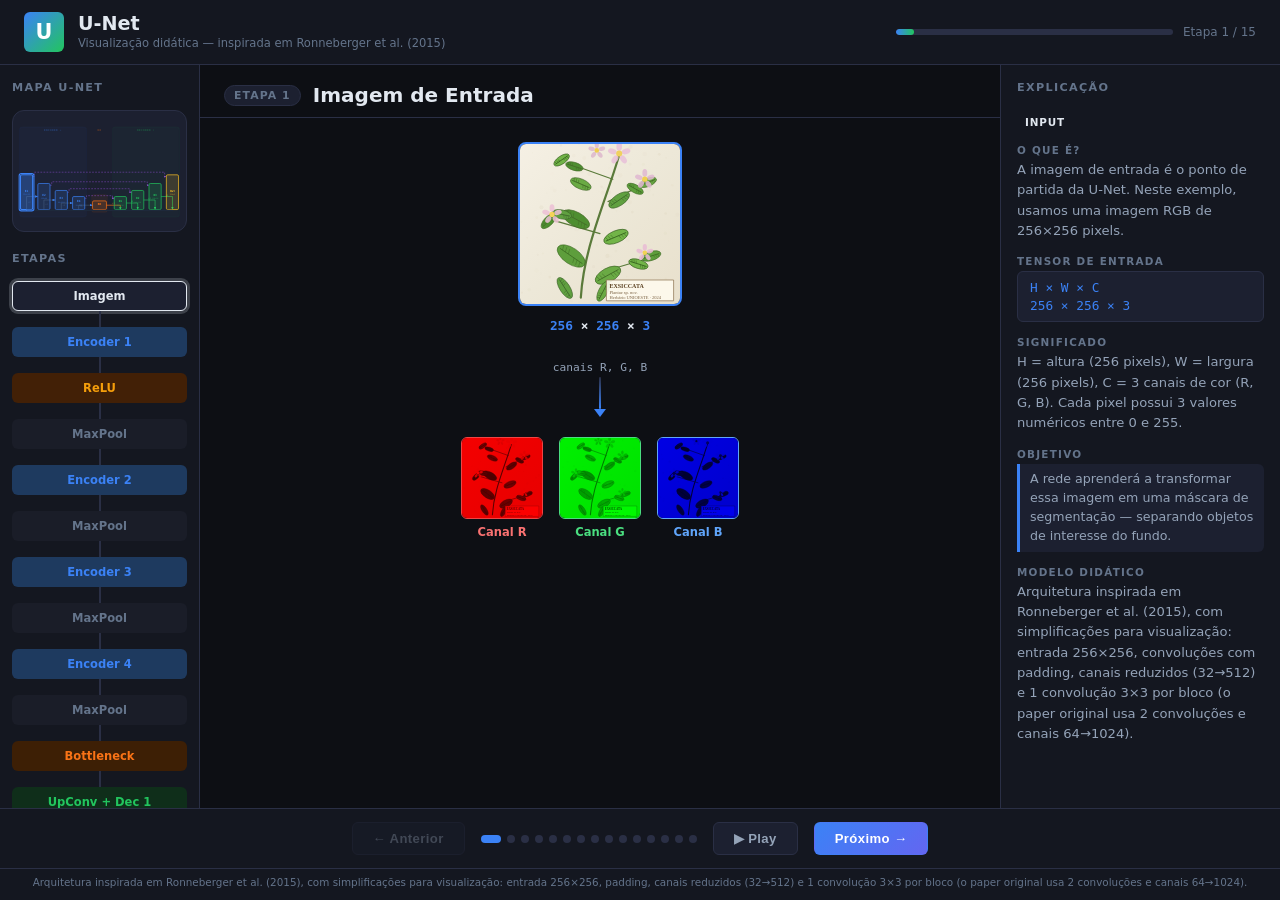
<file: unet/index.html>
<!DOCTYPE html>
<html lang="pt-BR">
<head>
  <meta charset="UTF-8" />
  <meta name="viewport" content="width=device-width, initial-scale=1.0" />
  <title>U-Net — Segmentação Semântica Interativa</title>
  <link rel="stylesheet" href="style.css" />
</head>
<body>
  <header class="app-header">
    <div class="header-left">
      <span class="logo-mark">U</span>
      <div>
        <h1>U-Net</h1>
        <p>Visualização didática — inspirada em Ronneberger et al. (2015)</p>
      </div>
    </div>
    <div class="progress-bar-wrap">
      <div class="progress-bar-track">
        <div class="progress-bar-fill" id="progressBar"></div>
      </div>
      <span class="progress-label" id="progressLabel">Etapa 1 / 15</span>
    </div>
  </header>

  <main class="app-body">
    <!-- LEFT PANEL: Architecture Overview -->
    <aside class="panel-left" id="panelArch">
      <h2 class="panel-title">Mapa U-Net</h2>
      <div class="umap-wrap">
        <svg id="umapSvg" viewBox="0 0 180 160" xmlns="http://www.w3.org/2000/svg"></svg>
      </div>
      <h2 class="panel-title" style="margin-top:12px">Etapas</h2>
      <div class="arch-tree" id="archTree"></div>
    </aside>

    <!-- CENTER PANEL: Visual animation area -->
    <section class="panel-center" id="panelCenter">
      <div class="step-header">
        <span class="step-badge" id="stepBadge">Etapa 1</span>
        <h2 class="step-title" id="stepTitle">Imagem de Entrada</h2>
      </div>
      <div class="canvas-area" id="canvasArea">
        <!-- Dynamic content injected by script.js -->
      </div>
    </section>

    <!-- RIGHT PANEL: Textual explanation -->
    <aside class="panel-right" id="panelRight">
      <h2 class="panel-title">Explicação</h2>
      <div class="explanation-box" id="explanationBox">
        <!-- Dynamic explanation injected by script.js -->
      </div>
    </aside>
  </main>

  <footer class="app-footer">
    <button class="btn btn-ghost" id="btnPrev">&#8592; Anterior</button>
    <div class="step-dots" id="stepDots"></div>
    <button class="btn btn-ghost" id="btnPlay" title="Apresentação automática">&#9654; Play</button>
    <button class="btn btn-primary" id="btnNext">Próximo &#8594;</button>
  </footer>
  <p class="app-citation">Arquitetura inspirada em Ronneberger et al. (2015), com simplificações para visualização: entrada 256×256, padding, canais reduzidos (32→512) e 1 convolução 3×3 por bloco (o paper original usa 2 convoluções e canais 64→1024).</p>

  <div class="modal-overlay" id="modalOverlay">
    <div class="modal-box" id="modalBox">
      <button class="modal-close" id="modalClose">&#10005;</button>
      <div class="modal-content" id="modalContent"></div>
    </div>
  </div>

  <script src="script.js"></script>
</body>
</html>
</file>
<file: unet/style.css>
/* =========================================================
   U-Net Interactive Visualization — style.css
   Dark theme, Encoder=blue, Bottleneck=orange, Decoder=green, Skip=purple
   ========================================================= */

*, *::before, *::after { box-sizing: border-box; margin: 0; padding: 0; }

:root {
  --bg-base:       #0d0f14;
  --bg-panel:      #141720;
  --bg-card:       #1c2030;
  --bg-card-hover: #232840;
  --border:        #2a2f45;

  --encoder:   #3b82f6;
  --encoder-bg:#1e3a5f;
  --bottleneck:#f97316;
  --bottleneck-bg:#3d1f05;
  --decoder:   #22c55e;
  --decoder-bg:#0f2e1a;
  --skip:      #a855f7;
  --skip-bg:   #2d1b4e;
  --activation:#f59e0b;
  --activation-bg:#422006;
  --output:    #fbbf24;

  --text-primary: #e2e8f0;
  --text-muted:   #64748b;
  --text-accent:  #94a3b8;

  --radius-sm: 6px;
  --radius-md: 12px;
  --radius-lg: 18px;

  font-family: 'Segoe UI', system-ui, sans-serif;
  color: var(--text-primary);
  background: var(--bg-base);
}

html, body {
  height: 100%;
  display: flex;
  flex-direction: column;
  overflow: hidden;
}

/* ── Header ── */
.app-header {
  display: flex;
  align-items: center;
  justify-content: space-between;
  padding: 12px 24px;
  background: var(--bg-panel);
  border-bottom: 1px solid var(--border);
  gap: 20px;
  flex-shrink: 0;
}
.header-left {
  display: flex;
  align-items: center;
  gap: 14px;
}
.logo-mark {
  width: 40px; height: 40px;
  background: linear-gradient(135deg, var(--encoder), var(--decoder));
  border-radius: var(--radius-sm);
  display: grid; place-items: center;
  font-weight: 900; font-size: 1.3rem;
  color: #fff; flex-shrink: 0;
}
.app-header h1 { font-size: 1.2rem; font-weight: 700; line-height: 1; }
.app-header p  { font-size: 0.72rem; color: var(--text-muted); margin-top: 2px; }

.progress-bar-wrap {
  display: flex; align-items: center; gap: 10px; flex: 1; max-width: 360px;
}
.progress-bar-track {
  flex: 1; height: 6px;
  background: var(--border);
  border-radius: 99px; overflow: hidden;
}
.progress-bar-fill {
  height: 100%;
  background: linear-gradient(90deg, var(--encoder), var(--decoder));
  border-radius: 99px;
  transition: width 0.5s ease;
  width: 0%;
}
.progress-label { font-size: 0.75rem; color: var(--text-muted); white-space: nowrap; }

/* ── Layout ── */
.app-body {
  display: grid;
  grid-template-columns: 200px 1fr 280px;
  flex: 1;
  min-height: 0;
  overflow: hidden;
}

/* ── Left Panel ── */
.panel-left {
  background: var(--bg-panel);
  border-right: 1px solid var(--border);
  overflow-y: auto;
  padding: 16px 12px;
  display: flex; flex-direction: column; gap: 8px;
}
.panel-title {
  font-size: 0.7rem; letter-spacing: .12em; text-transform: uppercase;
  color: var(--text-muted); margin-bottom: 8px;
}
/* ── U-Map minimap ── */
.umap-wrap {
  width: 100%;
  padding: 6px 4px 4px;
  background: var(--bg-card);
  border: 1px solid var(--border);
  border-radius: var(--radius-md);
  flex-shrink: 0;
  overflow: hidden;
}
#umapSvg {
  width: 100%;
  height: auto;
  display: block;
  min-height: 110px;
}
.umap-node { cursor: pointer; }
.umap-node:hover .umap-box { filter: brightness(1.3); }
.umap-pulse {
  animation: umapPulse 1.1s ease-in-out infinite;
}
@keyframes umapPulse {
  0%,100% { opacity: 1; transform: scale(1);   transform-origin: center; }
  50%      { opacity: .5; transform: scale(1.35); transform-origin: center; }
}
.umap-skip-line {
  stroke-dasharray: 4 3;
  animation: dashFlow 1.6s linear infinite;
}
@keyframes dashFlow { to { stroke-dashoffset: -14; } }
.umap-active-glow {
  animation: glowBox 1.1s ease-in-out infinite alternate;
}
@keyframes glowBox {
  from { filter: drop-shadow(0 0 3px currentColor); }
  to   { filter: drop-shadow(0 0 9px currentColor); }
}

.arch-tree { display: flex; flex-direction: column; align-items: center; gap: 0; }
.arch-node {
  display: flex; flex-direction: column; align-items: center;
  width: 100%; cursor: pointer;
}
.arch-node-label {
  width: 100%; padding: 7px 10px;
  border-radius: var(--radius-sm);
  font-size: 0.72rem; font-weight: 600; text-align: center;
  border: 1.5px solid transparent;
  transition: all .25s;
  background: var(--bg-card);
  position: relative;
}
.arch-node-label:hover { filter: brightness(1.15); }
.arch-node-label.active {
  border-color: currentColor;
  box-shadow: 0 0 0 3px color-mix(in srgb, currentColor 20%, transparent);
  animation: pulseNode 1.5s ease infinite;
}
@keyframes pulseNode {
  0%,100% { box-shadow: 0 0 0 3px color-mix(in srgb, currentColor 20%, transparent); }
  50%      { box-shadow: 0 0 0 7px color-mix(in srgb, currentColor 0%, transparent); }
}

.arch-connector {
  width: 2px; height: 16px;
  background: var(--border);
  position: relative;
}
.arch-connector::after {
  content: '';
  position: absolute; bottom: -5px; left: 50%; transform: translateX(-50%);
  border-left: 5px solid transparent;
  border-right: 5px solid transparent;
  border-top: 5px solid var(--border);
}

.type-encoder    { color: var(--encoder);    background: var(--encoder-bg); }
.type-activation { color: var(--activation); background: var(--activation-bg); }
.type-pool       { color: var(--text-muted); background: #1a1d28; }
.type-bottleneck { color: var(--bottleneck); background: var(--bottleneck-bg); }
.type-decoder    { color: var(--decoder);    background: var(--decoder-bg); }
.type-skip       { color: var(--skip);       background: var(--skip-bg); }
.type-output     { color: var(--output);     background: #2d2305; }
.type-input      { color: #e2e8f0;           background: #1a1d28; }

/* ── Center Panel ── */
.panel-center {
  display: flex; flex-direction: column; overflow: hidden;
  background: var(--bg-base);
}
.step-header {
  padding: 18px 24px 10px;
  border-bottom: 1px solid var(--border);
  display: flex; align-items: center; gap: 12px;
  flex-shrink: 0;
}
.step-badge {
  font-size: 0.68rem; font-weight: 700; letter-spacing: .1em;
  text-transform: uppercase; padding: 3px 9px;
  border-radius: 99px; background: var(--bg-card);
  color: var(--text-muted); border: 1px solid var(--border);
}
.step-title { font-size: 1.25rem; font-weight: 700; }

.canvas-area {
  flex: 1; overflow-y: auto; overflow-x: hidden;
  padding: 24px;
  display: flex; flex-direction: column; align-items: center;
  gap: 28px;
}

/* ── Tensor Block 3D ── */
.tensor-scene {
  display: flex; flex-direction: column; align-items: center; gap: 6px;
}
.tensor-label-top {
  font-size: 0.72rem; color: var(--text-muted); font-family: monospace;
}
.tensor-3d-wrap { position: relative; }
.tensor-3d {
  position: relative;
  transform-style: preserve-3d;
  transition: transform .4s ease;
}
/* face front */
.t-face-front {
  position: absolute;
  background: linear-gradient(135deg, var(--color-a, #1e3a5f), var(--color-b, #3b82f6));
  border: 1.5px solid var(--color-border, #3b82f6);
  border-radius: 4px;
}
/* face top */
.t-face-top {
  position: absolute;
  background: color-mix(in srgb, var(--color-a, #1e3a5f) 80%, #fff 20%);
  border: 1.5px solid var(--color-border, #3b82f6);
}
/* face right */
.t-face-right {
  position: absolute;
  background: color-mix(in srgb, var(--color-b, #3b82f6) 60%, #000 40%);
  border: 1.5px solid var(--color-border, #3b82f6);
}
.tensor-dims {
  font-size: 0.8rem; font-weight: 700; font-family: monospace;
  color: var(--text-primary); margin-top: 6px; text-align: center;
}
.tensor-dims span { color: var(--color-border, #3b82f6); }

/* ── Arrow ── */
.flow-arrow {
  display: flex; flex-direction: column; align-items: center; gap: 3px;
  color: var(--text-muted); font-size: 0.72rem;
}
.arrow-line {
  width: 2px; height: 32px;
  background: linear-gradient(to bottom, var(--border), var(--arrow-color, #3b82f6));
  border-radius: 1px; position: relative;
}
.arrow-line::after {
  content: '';
  position: absolute; bottom: -8px; left: 50%; transform: translateX(-50%);
  border-left: 6px solid transparent;
  border-right: 6px solid transparent;
  border-top: 8px solid var(--arrow-color, #3b82f6);
}
.arrow-label { font-size: 0.7rem; color: var(--text-accent); font-family: monospace; }

/* ── Feature Maps Grid ── */
.fmaps-grid {
  display: flex; flex-wrap: wrap; gap: 6px;
  justify-content: center; max-width: 560px;
}
.fmap-card {
  width: 54px; height: 54px;
  border-radius: var(--radius-sm);
  border: 1.5px solid var(--border);
  background: var(--bg-card);
  display: flex; flex-direction: column;
  align-items: center; justify-content: center;
  cursor: pointer; position: relative;
  font-size: 0.6rem; color: var(--text-muted);
  transition: all .2s;
  overflow: hidden;
}
.fmap-card:hover {
  border-color: var(--encoder);
  transform: scale(1.12);
  z-index: 5;
}
.fmap-canvas { width: 100%; height: 100%; position: absolute; }
.fmap-index {
  position: absolute; bottom: 2px; right: 3px;
  font-size: 0.55rem; color: rgba(255,255,255,.5);
  font-family: monospace;
}

/* ── MaxPool animation ── */
.pool-demo {
  display: flex; align-items: center; gap: 24px;
}
.pool-grid {
  display: grid;
  gap: 2px;
  border: 2px solid var(--encoder);
  border-radius: 4px;
  padding: 4px;
  background: var(--encoder-bg);
}
.pool-cell {
  width: 22px; height: 22px;
  background: var(--bg-card);
  border-radius: 2px;
  display: grid; place-items: center;
  font-size: 0.6rem; font-family: monospace;
  border: 1px solid var(--border);
  transition: all .3s;
}
.pool-cell.highlighted { background: var(--encoder); color: #fff; }
.pool-cell.selected    { background: var(--decoder); color: #fff; transform: scale(1.08); }

/* ── Skip Connection Animation ── */
.skip-demo {
  position: relative; width: 100%; max-width: 500px;
}
.skip-svg { width: 100%; height: 120px; overflow: visible; }

/* ── Concat Demo ── */
.concat-demo {
  display: flex; align-items: center; gap: 16px; flex-wrap: wrap; justify-content: center;
}
.concat-block {
  display: flex; flex-direction: column; align-items: center; gap: 6px;
}
.concat-bar {
  width: 48px; border-radius: 4px;
  display: flex; align-items: center; justify-content: center;
  font-size: 0.65rem; font-family: monospace; font-weight: 700;
  color: #fff; writing-mode: vertical-rl;
  transition: all .5s;
}
.concat-op {
  font-size: 1.8rem; font-weight: 700; color: var(--text-muted); align-self: center;
}

/* ── Output segmentation ── */
.output-row {
  display: flex; gap: 16px; align-items: flex-start; flex-wrap: wrap; justify-content: center;
}
.output-card {
  display: flex; flex-direction: column; align-items: center; gap: 8px;
}
.output-card canvas { border-radius: var(--radius-sm); border: 1.5px solid var(--border); }
.output-card-label {
  font-size: 0.72rem; color: var(--text-muted); font-weight: 600; text-transform: uppercase; letter-spacing: .08em;
}

/* ── RGB channels ── */
.rgb-row {
  display: flex; gap: 16px; align-items: flex-start; flex-wrap: wrap; justify-content: center;
}
.rgb-card {
  display: flex; flex-direction: column; align-items: center; gap: 6px;
}
.rgb-label { font-size: 0.72rem; font-weight: 700; }
.rgb-label.r { color: #f87171; }
.rgb-label.g { color: #4ade80; }
.rgb-label.b { color: #60a5fa; }

/* ── Resolution ladder ── */
.res-ladder {
  display: flex; flex-direction: column; align-items: center; gap: 0;
}
.res-step {
  display: flex; flex-direction: column; align-items: center; gap: 2px;
  opacity: 0; animation: fadeUp .4s forwards;
}
@keyframes fadeUp { from { opacity:0; transform: translateY(12px); } to { opacity:1; transform: none; } }
.res-box {
  border-radius: var(--radius-sm);
  display: flex; align-items: center; justify-content: center;
  font-size: 0.68rem; font-family: monospace; font-weight: 700;
  color: #fff; border: 1.5px solid;
  transition: all .3s;
}
.res-dims { font-size: 0.72rem; font-family: monospace; color: var(--text-muted); }

/* ── UNet diagram overview ── */
.unet-overview {
  display: flex; flex-direction: column; align-items: center; gap: 0; width: 100%;
}

/* ── Right Panel ── */
.panel-right {
  background: var(--bg-panel);
  border-left: 1px solid var(--border);
  overflow-y: auto; padding: 16px;
  display: flex; flex-direction: column; gap: 12px;
}
.explanation-box { display: flex; flex-direction: column; gap: 14px; }
.expl-section { display: flex; flex-direction: column; gap: 4px; }
.expl-heading {
  font-size: 0.65rem; letter-spacing: .12em; text-transform: uppercase;
  color: var(--text-muted); font-weight: 700;
}
.expl-body {
  font-size: 0.82rem; line-height: 1.55; color: var(--text-accent);
}
.expl-tensor {
  font-family: monospace; font-size: 0.8rem;
  background: var(--bg-card); border: 1px solid var(--border);
  border-radius: var(--radius-sm); padding: 8px 12px;
  color: var(--text-primary); display: flex; flex-direction: column; gap: 3px;
}
.expl-tensor span { color: var(--encoder); }
.expl-highlight {
  border-left: 3px solid var(--encoder);
  padding: 6px 10px;
  background: var(--bg-card);
  border-radius: 0 var(--radius-sm) var(--radius-sm) 0;
  font-size: 0.79rem; color: var(--text-accent); line-height: 1.5;
}
.expl-highlight.orange { border-color: var(--bottleneck); }
.expl-highlight.green  { border-color: var(--decoder); }
.expl-highlight.purple { border-color: var(--skip); }

/* ── Footer / Controls ── */
.app-footer {
  height: 60px;
  background: var(--bg-panel);
  border-top: 1px solid var(--border);
  display: flex; align-items: center; justify-content: center; gap: 16px;
  padding: 0 24px; flex-shrink: 0;
}
.app-citation {
  flex-shrink: 0;
  margin: 0;
  padding: 6px 24px 10px;
  font-size: 0.65rem;
  line-height: 1.4;
  color: var(--text-muted);
  text-align: center;
  background: var(--bg-panel);
  border-top: 1px solid var(--border);
}
.btn {
  padding: 8px 20px; border-radius: var(--radius-sm);
  font-size: 0.82rem; font-weight: 600; cursor: pointer;
  border: 1.5px solid var(--border); transition: all .2s;
  letter-spacing: .03em;
}
.btn-ghost {
  background: var(--bg-card); color: var(--text-accent);
}
.btn-ghost:hover { background: var(--bg-card-hover); border-color: var(--encoder); color: var(--encoder); }
.btn-primary {
  background: linear-gradient(135deg, var(--encoder), #6366f1);
  color: #fff; border-color: transparent;
}
.btn-primary:hover { filter: brightness(1.12); transform: translateY(-1px); }
.btn:active { transform: scale(.97); }
.btn:disabled { opacity: .35; pointer-events: none; }

.step-dots { display: flex; gap: 6px; align-items: center; }
.step-dot {
  width: 8px; height: 8px; border-radius: 99px;
  background: var(--border); transition: all .25s; cursor: pointer;
}
.step-dot.active { background: var(--encoder); width: 20px; }
.step-dot:hover { background: var(--encoder); opacity: .7; }

/* ── Modal ── */
.modal-overlay {
  position: fixed; inset: 0; background: rgba(0,0,0,.75);
  display: none; place-items: center; z-index: 1000;
}
.modal-overlay.open { display: grid; }
.modal-box {
  background: var(--bg-panel); border: 1px solid var(--border);
  border-radius: var(--radius-lg); padding: 24px 28px;
  max-width: 480px; width: 90%;
  position: relative; animation: modalIn .25s ease;
}
@keyframes modalIn { from { opacity:0; transform: scale(.9); } to { opacity:1; transform: scale(1); } }
.modal-close {
  position: absolute; top: 12px; right: 14px;
  background: none; border: none; color: var(--text-muted);
  font-size: 1.1rem; cursor: pointer; line-height: 1;
}
.modal-close:hover { color: var(--text-primary); }
.modal-content { display: flex; flex-direction: column; gap: 12px; margin-top: 8px; }
.modal-content canvas { border-radius: var(--radius-md); border: 1px solid var(--border); }
.modal-title { font-size: 1rem; font-weight: 700; }
.modal-sub   { font-size: 0.8rem; color: var(--text-muted); }
.modal-desc  { font-size: 0.82rem; color: var(--text-accent); line-height: 1.55; }

/* ── Fade transition ── */
.canvas-area.fading { opacity: 0; transition: opacity .2s; }
.canvas-area        { transition: opacity .3s; }

/* ── Scrollbar ── */
::-webkit-scrollbar { width: 5px; height: 5px; }
::-webkit-scrollbar-track { background: var(--bg-base); }
::-webkit-scrollbar-thumb { background: var(--border); border-radius: 99px; }

/* ── Tag chips ── */
.tag-chip {
  display: inline-block; padding: 2px 8px;
  border-radius: 99px; font-size: 0.65rem; font-weight: 700;
  letter-spacing: .08em; text-transform: uppercase;
}
.tag-encoder    { background: var(--encoder-bg);    color: var(--encoder); }
.tag-activation { background: var(--activation-bg); color: var(--activation); }
.tag-decoder    { background: var(--decoder-bg);    color: var(--decoder); }
.tag-bottleneck { background: var(--bottleneck-bg); color: var(--bottleneck); }
.tag-skip       { background: var(--skip-bg);       color: var(--skip); }

/* ── Upsampling demo ── */
.upsample-demo {
  display: flex; align-items: center; gap: 20px;
}
.upsample-grid {
  display: grid; gap: 2px;
  border: 2px solid var(--decoder); border-radius: 4px;
  padding: 4px; background: var(--decoder-bg);
}
.upsample-cell {
  background: var(--bg-card); border-radius: 2px;
  display: grid; place-items: center;
  font-size: 0.58rem; font-family: monospace;
  border: 1px solid var(--border); transition: all .35s;
}
.upsample-cell.filled { background: var(--decoder); color: #fff; }
.upsample-cell.interp { background: color-mix(in srgb, var(--decoder) 40%, transparent); }

/* ── ReLU demo ── */
.relu-demo-row {
  display: flex; align-items: center; gap: 12px; flex-wrap: wrap; justify-content: center;
}
.relu-plot {
  border: 1.5px solid var(--border); border-radius: var(--radius-sm);
  background: var(--bg-card); padding: 4px;
}
.relu-grid-wrap {
  display: flex; flex-direction: column; align-items: center; gap: 6px;
}
.relu-grid-label {
  font-size: 0.68rem; font-weight: 600; color: var(--text-muted); text-transform: uppercase; letter-spacing: .06em;
}
.relu-grid {
  display: grid; grid-template-columns: repeat(6, 36px); gap: 3px;
  border: 1.5px solid var(--activation); border-radius: 4px; padding: 5px;
  background: var(--activation-bg);
}
.relu-cell {
  width: 36px; height: 28px; border-radius: 3px;
  display: grid; place-items: center;
  font-size: 0.58rem; font-family: monospace; font-weight: 600;
  border: 1px solid var(--border);
}
.relu-cell.neg  { background: #1e3a5f; color: #60a5fa; border-color: #3b82f6; }
.relu-cell.zero { background: #1a1d28; color: #64748b; }
.relu-cell.pos  { background: #14532d; color: #4ade80; border-color: #22c55e; }
.relu-arrow-h { display: flex; align-items: center; }
.relu-flow {
  display: flex; align-items: center; gap: 10px; flex-wrap: wrap; justify-content: center;
}
.relu-box {
  padding: 10px 16px; border-radius: var(--radius-sm);
  background: var(--activation-bg); border: 2px solid var(--activation);
  color: var(--activation); font-weight: 800; font-family: monospace; font-size: 0.9rem;
}
.relu-fmap-toggle {
  display: flex; flex-direction: column; align-items: center; gap: 8px;
}
.relu-fmap-label {
  font-size: 0.72rem; color: var(--text-muted); font-weight: 600; text-align: center;
}
.relu-fmap-canvas {
  border-radius: var(--radius-sm); border: 2px solid var(--activation);
  cursor: pointer; transition: transform .2s;
}
.relu-fmap-canvas:hover { transform: scale(1.04); }

/* Bottleneck glow */
.bottleneck-glow {
  animation: bnGlow 2s ease-in-out infinite alternate;
}
@keyframes bnGlow {
  from { filter: drop-shadow(0 0 8px var(--bottleneck)); }
  to   { filter: drop-shadow(0 0 20px var(--bottleneck)); }
}

/* skip travel animation */
.skip-packet {
  animation: travelSkip 1.5s ease-in-out infinite;
}
@keyframes travelSkip {
  0%   { offset-distance: 0%;   opacity: 1; }
  90%  { offset-distance: 100%; opacity: 1; }
  100% { offset-distance: 100%; opacity: 0; }
}

@media (max-width: 900px) {
  .app-body { grid-template-columns: 160px 1fr 220px; }
}
</file>
